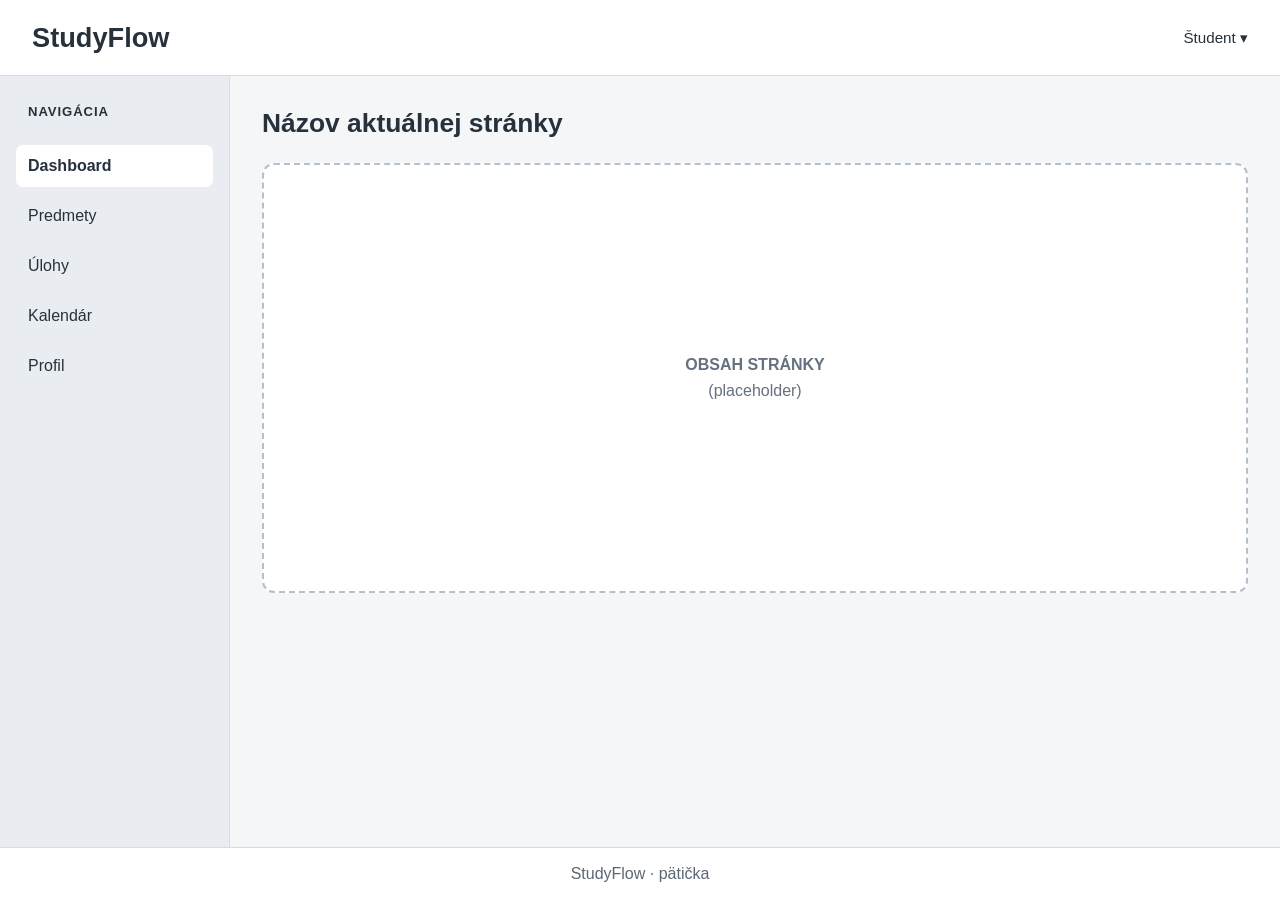
<file: html/index.html>
<!doctype html>
<html lang="sk">
<head>
  <meta charset="UTF-8">
  <meta name="viewport" content="width=device-width, initial-scale=1.0">
  <title>StudyFlow – Rozloženie aplikácie</title>
  <link rel="stylesheet" href="style.css">
</head>
<body>
  <div class="app">
    <header class="header">
      <a class="brand" href="index.html">StudyFlow</a>
      <div class="account">Študent <span aria-hidden="true">▾</span></div>
    </header>
    <div class="workspace">
      <nav class="sidebar" aria-label="Hlavná navigácia">
        <h2>Navigácia</h2>
        <a class="nav-link active" href="index.html" aria-current="page">Dashboard</a>
        <a class="nav-link" href="#">Predmety</a>
        <a class="nav-link" href="ulohy.html">Úlohy</a>
        <a class="nav-link" href="#">Kalendár</a>
        <a class="nav-link" href="#">Profil</a>
      </nav>
      <main class="content">
        <h1>Názov aktuálnej stránky</h1>
        <section class="placeholder" aria-label="Zástupný obsah stránky">
          <p>OBSAH STRÁNKY</p>
          <span>(placeholder)</span>
        </section>
      </main>
    </div>
    <footer class="footer">StudyFlow · pätička</footer>
  </div>
</body>
</html>
</file>
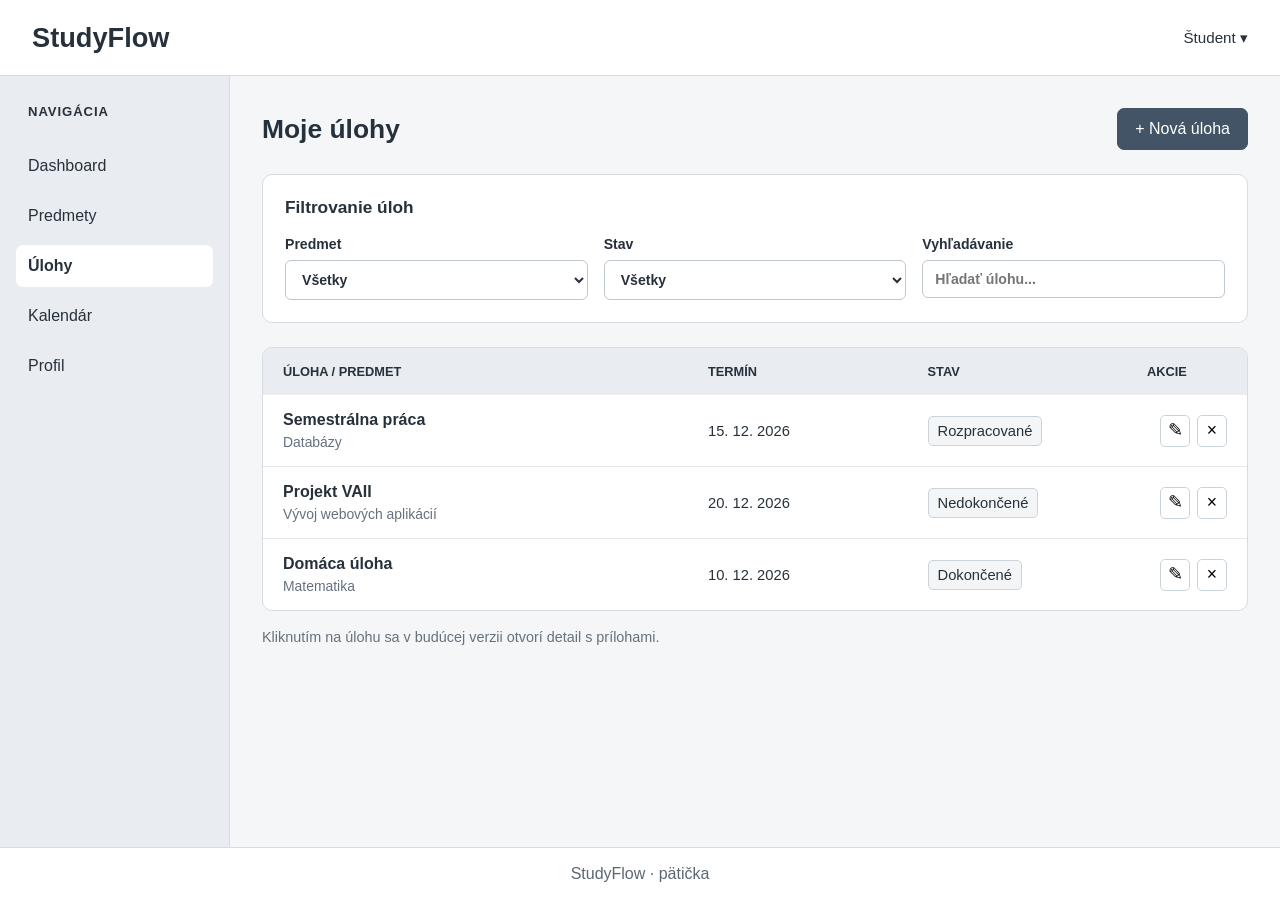
<file: html/ulohy.html>
<!doctype html>
<html lang="sk">
<head>
  <meta charset="UTF-8">
  <meta name="viewport" content="width=device-width, initial-scale=1.0">
  <title>StudyFlow – Moje úlohy</title>
  <link rel="stylesheet" href="style.css">
</head>
<body>
  <div class="app">
    <header class="header">
      <a class="brand" href="index.html">StudyFlow</a>
      <div class="account">Študent <span aria-hidden="true">▾</span></div>
    </header>
    <div class="workspace">
      <nav class="sidebar" aria-label="Hlavná navigácia">
        <h2>Navigácia</h2>
        <a class="nav-link" href="index.html">Dashboard</a>
        <a class="nav-link" href="#">Predmety</a>
        <a class="nav-link active" href="ulohy.html" aria-current="page">Úlohy</a>
        <a class="nav-link" href="#">Kalendár</a>
        <a class="nav-link" href="#">Profil</a>
      </nav>
      <main class="content">
        <div class="page-heading">
          <h1>Moje úlohy</h1>
          <button type="button" class="primary-button">+ Nová úloha</button>
        </div>
        <section class="filters" aria-labelledby="filters-heading">
          <h2 id="filters-heading">Filtrovanie úloh</h2>
          <div class="filter-grid">
            <label>Predmet
              <select><option>Všetky</option><option>Databázy</option><option>Vývoj webových aplikácií</option><option>Matematika</option></select>
            </label>
            <label>Stav
              <select><option>Všetky</option><option>Rozpracované</option><option>Nedokončené</option><option>Dokončené</option></select>
            </label>
            <label>Vyhľadávanie
              <input type="search" placeholder="Hľadať úlohu...">
            </label>
          </div>
        </section>
        <section class="task-section" aria-label="Zoznam úloh">
          <div class="task-list-heading" aria-hidden="true"><span>Úloha / Predmet</span><span>Termín</span><span>Stav</span><span>Akcie</span></div>
          <article class="task-row">
            <div class="task-name"><h3>Semestrálna práca</h3><p>Databázy</p></div>
            <div class="task-field"><span class="mobile-label">Termín:</span><time datetime="2026-12-15">15. 12. 2026</time></div>
            <div class="task-field"><span class="mobile-label">Stav:</span><span class="status">Rozpracované</span></div>
            <div class="task-actions"><button type="button" aria-label="Upraviť semestrálnu prácu" title="Upraviť">✎</button><button type="button" aria-label="Odstrániť semestrálnu prácu" title="Odstrániť">×</button></div>
          </article>
          <article class="task-row">
            <div class="task-name"><h3>Projekt VAII</h3><p>Vývoj webových aplikácií</p></div>
            <div class="task-field"><span class="mobile-label">Termín:</span><time datetime="2026-12-20">20. 12. 2026</time></div>
            <div class="task-field"><span class="mobile-label">Stav:</span><span class="status">Nedokončené</span></div>
            <div class="task-actions"><button type="button" aria-label="Upraviť projekt VAII" title="Upraviť">✎</button><button type="button" aria-label="Odstrániť projekt VAII" title="Odstrániť">×</button></div>
          </article>
          <article class="task-row">
            <div class="task-name"><h3>Domáca úloha</h3><p>Matematika</p></div>
            <div class="task-field"><span class="mobile-label">Termín:</span><time datetime="2026-12-10">10. 12. 2026</time></div>
            <div class="task-field"><span class="mobile-label">Stav:</span><span class="status">Dokončené</span></div>
            <div class="task-actions"><button type="button" aria-label="Upraviť domácu úlohu" title="Upraviť">✎</button><button type="button" aria-label="Odstrániť domácu úlohu" title="Odstrániť">×</button></div>
          </article>
        </section>
        <p class="hint">Kliknutím na úlohu sa v budúcej verzii otvorí detail s prílohami.</p>
      </main>
    </div>
    <footer class="footer">StudyFlow · pätička</footer>
  </div>
</body>
</html>
</file>
<file: html/style.css>
/* StudyFlow – responzívny statický návrh podľa wireframov */
:root { font-family: Arial, Helvetica, sans-serif; color: #27313b; background: #f4f6f8; }
* { box-sizing: border-box; }
body { margin: 0; }
a { color: inherit; }
button, input, select { font: inherit; }
button { cursor: pointer; }
.app { min-height: 100vh; display: flex; flex-direction: column; }
.header { min-height: 76px; padding: 18px 32px; display: flex; align-items: center; justify-content: space-between; gap: 16px; background: #fff; border-bottom: 1px solid #d7dce1; }
.brand { font-size: 1.7rem; font-weight: 700; text-decoration: none; }
.account { font-size: .95rem; white-space: nowrap; }
.workspace { display: grid; grid-template-columns: 230px minmax(0, 1fr); flex: 1; }
.sidebar { background: #e9edf1; border-right: 1px solid #d7dce1; padding: 28px 16px; display: flex; flex-direction: column; gap: 8px; }
.sidebar h2 { font-size: .82rem; text-transform: uppercase; letter-spacing: .07em; margin: 0 12px 18px; }
.nav-link { text-decoration: none; display: block; padding: 12px; border-radius: 7px; }
.nav-link:hover, .nav-link:focus-visible { background: #dce3e9; }
.nav-link.active { background: #fff; font-weight: 700; }
.content { min-width: 0; width: 100%; max-width: 1250px; padding: 32px; margin: 0 auto; }
h1 { margin: 0 0 24px; font-size: 1.65rem; }
.placeholder { min-height: 430px; border: 2px dashed #b6c0ca; border-radius: 12px; display: flex; flex-direction: column; align-items: center; justify-content: center; background: #fff; color: #65717e; }
.placeholder p { font-weight: 700; margin: 0 0 8px; }
.footer { padding: 17px; text-align: center; background: #fff; border-top: 1px solid #d7dce1; color: #5b6773; }
.page-heading { display: flex; align-items: center; justify-content: space-between; flex-wrap: wrap; gap: 14px; margin-bottom: 24px; }
.page-heading h1 { margin: 0; }
.primary-button { border: 1px solid #425466; background: #425466; color: #fff; border-radius: 7px; padding: 11px 17px; }
.primary-button:hover { background: #314150; }
.filters { padding: 22px; background: #fff; border: 1px solid #d7dce1; border-radius: 10px; margin-bottom: 24px; }
.filters h2 { font-size: 1.08rem; margin: 0 0 18px; }
.filter-grid { display: grid; grid-template-columns: repeat(3, minmax(0, 1fr)); gap: 16px; }
.filter-grid label { display: flex; flex-direction: column; gap: 8px; font-size: .88rem; font-weight: 600; min-width: 0; }
.filter-grid select, .filter-grid input { width: 100%; min-width: 0; padding: 10px 12px; border: 1px solid #bfc8d1; border-radius: 6px; background: #fff; color: #27313b; }
.task-section { border: 1px solid #d7dce1; border-radius: 10px; overflow: hidden; background: #fff; }
.task-list-heading, .task-row { display: grid; grid-template-columns: minmax(180px, 2fr) minmax(100px, 1fr) minmax(125px, 1fr) 80px; gap: 14px; align-items: center; padding: 16px 20px; }
.task-list-heading { background: #e9edf1; font-size: .8rem; font-weight: 700; text-transform: uppercase; }
.task-row + .task-row { border-top: 1px solid #e3e7eb; }
.task-name h3 { font-size: 1rem; margin: 0 0 5px; }
.task-name p { margin: 0; color: #65717e; font-size: .87rem; }
.task-field { font-size: .92rem; }
.status { display: inline-block; padding: 6px 9px; border: 1px solid #cbd3da; background: #f3f5f7; border-radius: 5px; }
.task-actions { display: flex; justify-content: flex-end; gap: 7px; }
.task-actions button { background: #fff; border: 1px solid #cbd3da; border-radius: 5px; min-width: 30px; min-height: 32px; font-size: 1.1rem; }
.task-actions button:hover { background: #eef1f4; }
.mobile-label { display: none; }
.hint { color: #66717b; font-size: .9rem; margin-top: 18px; }
@media (max-width: 950px) {
  .workspace { grid-template-columns: 185px minmax(0, 1fr); }
  .content { padding: 24px; }
  .filter-grid { grid-template-columns: repeat(2, minmax(0, 1fr)); }
  .filter-grid label:last-child { grid-column: 1 / -1; }
  .task-list-heading, .task-row { grid-template-columns: minmax(130px, 2fr) minmax(90px, 1fr) minmax(100px, 1fr) 70px; gap: 8px; padding: 14px 12px; }
}
@media (max-width: 700px) {
  .header { padding: 16px; min-height: 65px; }
  .brand { font-size: 1.35rem; }
  .workspace { display: block; }
  .sidebar { border-right: 0; border-bottom: 1px solid #d7dce1; padding: 10px 12px; display: flex; flex-direction: row; flex-wrap: wrap; gap: 4px; }
  .sidebar h2 { width: 100%; margin: 4px 8px; font-size: .72rem; }
  .nav-link { padding: 9px 11px; font-size: .9rem; }
  .content { padding: 22px 16px; }
  h1 { font-size: 1.4rem; }
  .placeholder { min-height: 300px; }
  .filter-grid { grid-template-columns: 1fr; }
  .filter-grid label:last-child { grid-column: auto; }
  .filters { padding: 16px; }
  .task-list-heading { display: none; }
  .task-row { grid-template-columns: 1fr auto; gap: 12px; padding: 16px; }
  .task-name { grid-column: 1 / -1; }
  .task-field { display: flex; flex-wrap: wrap; align-items: center; gap: 6px; }
  .mobile-label { display: inline; font-weight: 700; }
  .task-actions { grid-column: 2; grid-row: 2 / span 2; align-self: center; }
}
@media (max-width: 360px) {
  .account { font-size: .8rem; }
  .task-row { grid-template-columns: 1fr; }
  .task-actions { grid-column: 1; grid-row: auto; justify-content: flex-start; }
}
</file>
